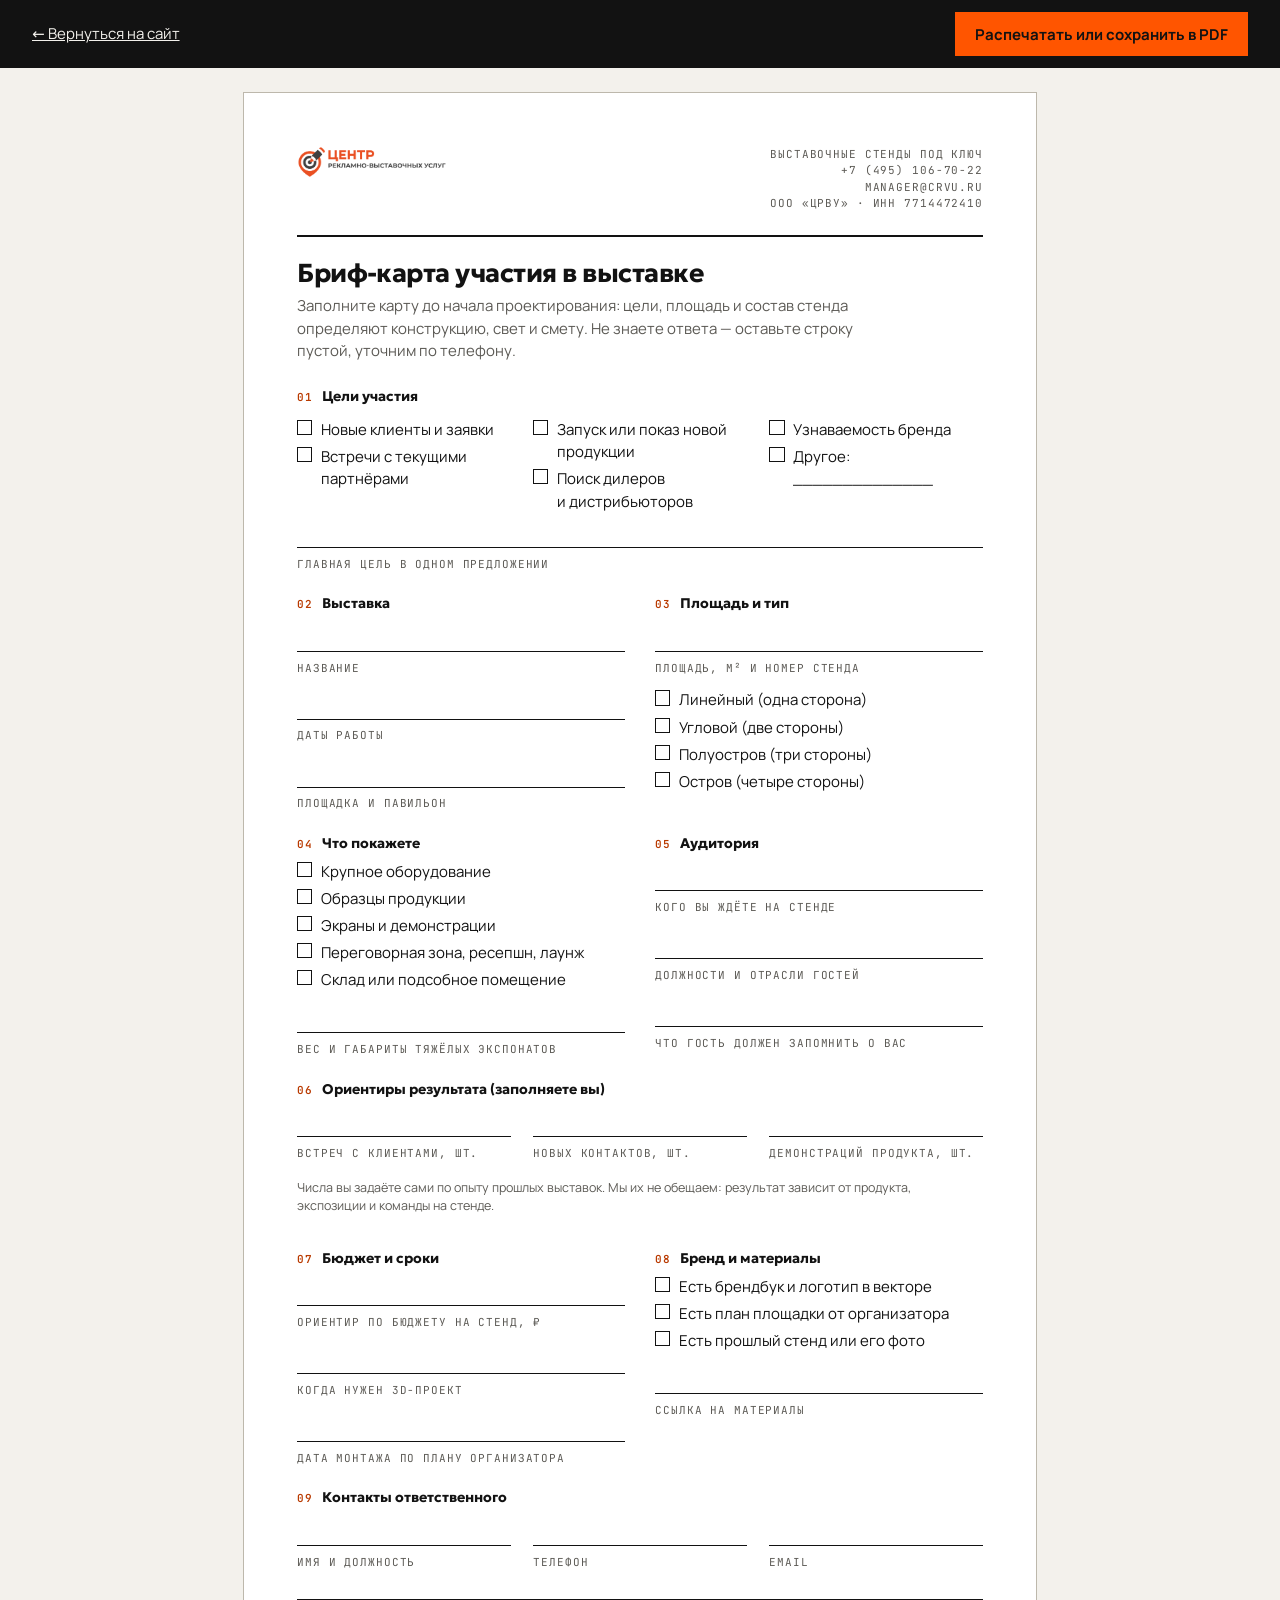
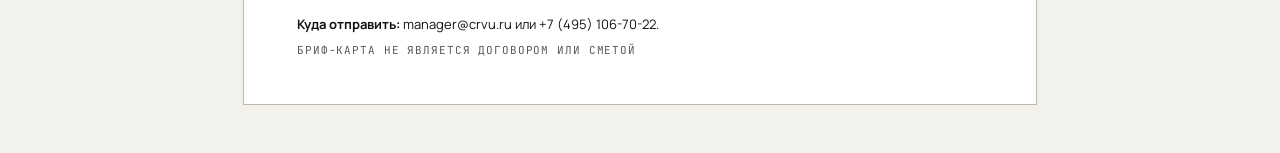
<file: brief-card.html>
<!doctype html>
<html lang="ru">
<head>
<meta charset="utf-8">
<meta name="viewport" content="width=device-width, initial-scale=1">
<title>Бриф-карта участия в выставке — ЦРВУ</title>
<meta name="description" content="Бриф-карта для подготовки к выставке: цели участия, площадь, состав стенда, аудитория и KPI. Заполните, распечатайте или сохраните в PDF.">
<meta name="robots" content="noindex">
<link rel="icon" href="assets/logos/stendart-favicon.svg" type="image/svg+xml">
<link rel="stylesheet" href="assets/css/fonts.css">
<style>
  :root { --ink: #121212; --ink-2: #5c5a55; --paper: #f3f1ec; --line: #bdb8ac; --accent: #ff5500; --accent-ink: #b93a00; }
  * { box-sizing: border-box; }
  html { -webkit-text-size-adjust: 100%; hyphens: auto; }
  body { margin: 0; background: var(--paper); color: var(--ink); font-family: 'Manrope', system-ui, sans-serif; font-size: 15px; line-height: 1.5; }
  h1, h2 { font-family: 'Geologica', 'Manrope', sans-serif; margin: 0; letter-spacing: -0.02em; }
  .mono { font-family: 'JetBrains Mono', ui-monospace, monospace; font-size: 11px; letter-spacing: 0.08em; text-transform: uppercase; color: var(--ink-2); }
  .bar { position: sticky; top: 0; z-index: 2; display: flex; flex-wrap: wrap; gap: 0.75rem 1.25rem; align-items: center; justify-content: space-between; padding: 0.75rem clamp(1rem, 4vw, 2rem); background: var(--ink); color: var(--paper); }
  .bar a { color: var(--paper); }
  .bar .btn { display: inline-flex; align-items: center; min-height: 44px; padding: 0 1.25rem; border: 0; background: var(--accent); color: var(--ink); font: 700 15px 'Manrope', sans-serif; cursor: pointer; }
  .bar .btn:hover { background: #ff6a24; }
  .bar .btn:focus-visible, .bar a:focus-visible { outline: 2px solid var(--paper); outline-offset: 3px; }
  .sheet { width: min(210mm, 100%); margin: 1.5rem auto 3rem; padding: 14mm 14mm 12mm; background: #fff; border: 1px solid var(--line); }
  .head { display: flex; justify-content: space-between; align-items: flex-start; gap: 1rem; padding-bottom: 6mm; border-bottom: 2px solid var(--ink); }
  .head img { width: 150px; height: auto; }
  .head p { margin: 0; text-align: right; }
  h1 { margin-top: 6mm; font-size: 26px; line-height: 1.1; font-weight: 700; }
  .lead { margin: 2mm 0 0; color: var(--ink-2); max-width: 62ch; }
  .grid { display: grid; grid-template-columns: repeat(2, minmax(0, 1fr)); gap: 5mm 8mm; margin-top: 6mm; }
  .blk { break-inside: avoid; }
  .blk--wide { grid-column: 1 / -1; }
  h2 { display: flex; gap: 0.6rem; align-items: baseline; font-size: 14px; font-weight: 700; letter-spacing: 0; margin-bottom: 2mm; }
  h2 .mono { color: var(--accent-ink); }
  .line { display: block; min-height: 8mm; border-bottom: 1px solid var(--ink); margin-bottom: 1mm; }
  .lab { display: block; margin-top: 3mm; }
  .cb { display: flex; gap: 0.55rem; align-items: flex-start; margin: 1.2mm 0; }
  .cb i { flex: none; width: 4mm; height: 4mm; margin-top: 1px; border: 1.2px solid var(--ink); }
  .row { display: grid; grid-template-columns: repeat(3, minmax(0, 1fr)); gap: 6mm; }
  .foot { margin-top: 7mm; padding-top: 4mm; border-top: 1px solid var(--ink); display: flex; flex-wrap: wrap; justify-content: space-between; gap: 2mm 8mm; font-size: 13px; }
  .foot p { margin: 0; }
  .note { margin-top: 4mm; color: var(--ink-2); font-size: 12.5px; }
  @media (max-width: 640px) { .grid, .row { grid-template-columns: 1fr; } .sheet { padding: 1.25rem; } }
  @page { size: A4; margin: 10mm; }
  @media print {
    body { background: #fff; font-size: 11.5px; }
    .bar { display: none; }
    .sheet { width: auto; margin: 0; padding: 0; border: 0; }
    a { color: inherit; text-decoration: none; }
  }
</style>
</head>
<body>
<header class="bar">
  <a href="index.html">← Вернуться на сайт</a>
  <button class="btn" type="button" onclick="window.print()">Распечатать или сохранить в PDF</button>
</header>

<main class="sheet">
  <div class="head">
    <img src="assets/logos/crvu-logo-header.png" width="1680" height="361" alt="ЦРВУ">
    <p class="mono">Выставочные стенды под ключ<br>+7 (495) 106-70-22<br>manager@crvu.ru<br>ООО «ЦРВУ» · ИНН 7714472410</p>
  </div>

  <h1>Бриф-карта участия в выставке</h1>
  <p class="lead">Заполните карту до начала проектирования: цели, площадь и состав стенда определяют конструкцию, свет и смету. Не знаете ответа — оставьте строку пустой, уточним по телефону.</p>

  <div class="grid">
    <section class="blk blk--wide">
      <h2><span class="mono">01</span> Цели участия</h2>
      <div class="row">
        <div>
          <div class="cb"><i></i><span>Новые клиенты и заявки</span></div>
          <div class="cb"><i></i><span>Встречи с текущими партнёрами</span></div>
        </div>
        <div>
          <div class="cb"><i></i><span>Запуск или показ новой продукции</span></div>
          <div class="cb"><i></i><span>Поиск дилеров и дистрибьюторов</span></div>
        </div>
        <div>
          <div class="cb"><i></i><span>Узнаваемость бренда</span></div>
          <div class="cb"><i></i><span>Другое: ______________</span></div>
        </div>
      </div>
      <span class="line"></span>
      <span class="mono">Главная цель в одном предложении</span>
    </section>

    <section class="blk">
      <h2><span class="mono">02</span> Выставка</h2>
      <span class="line"></span><span class="mono">Название</span>
      <span class="line" style="margin-top:3mm"></span><span class="mono">Даты работы</span>
      <span class="line" style="margin-top:3mm"></span><span class="mono">Площадка и павильон</span>
    </section>

    <section class="blk">
      <h2><span class="mono">03</span> Площадь и тип</h2>
      <span class="line"></span><span class="mono">Площадь, м² и номер стенда</span>
      <div class="cb" style="margin-top:3mm"><i></i><span>Линейный (одна сторона)</span></div>
      <div class="cb"><i></i><span>Угловой (две стороны)</span></div>
      <div class="cb"><i></i><span>Полуостров (три стороны)</span></div>
      <div class="cb"><i></i><span>Остров (четыре стороны)</span></div>
    </section>

    <section class="blk">
      <h2><span class="mono">04</span> Что покажете</h2>
      <div class="cb"><i></i><span>Крупное оборудование</span></div>
      <div class="cb"><i></i><span>Образцы продукции</span></div>
      <div class="cb"><i></i><span>Экраны и демонстрации</span></div>
      <div class="cb"><i></i><span>Переговорная зона, ресепшн, лаунж</span></div>
      <div class="cb"><i></i><span>Склад или подсобное помещение</span></div>
      <span class="line" style="margin-top:3mm"></span><span class="mono">Вес и габариты тяжёлых экспонатов</span>
    </section>

    <section class="blk">
      <h2><span class="mono">05</span> Аудитория</h2>
      <span class="line"></span><span class="mono">Кого вы ждёте на стенде</span>
      <span class="line" style="margin-top:3mm"></span><span class="mono">Должности и отрасли гостей</span>
      <span class="line" style="margin-top:3mm"></span><span class="mono">Что гость должен запомнить о вас</span>
    </section>

    <section class="blk blk--wide">
      <h2><span class="mono">06</span> Ориентиры результата (заполняете вы)</h2>
      <div class="row">
        <div><span class="line"></span><span class="mono">Встреч с клиентами, шт.</span></div>
        <div><span class="line"></span><span class="mono">Новых контактов, шт.</span></div>
        <div><span class="line"></span><span class="mono">Демонстраций продукта, шт.</span></div>
      </div>
      <p class="note">Числа вы задаёте сами по опыту прошлых выставок. Мы их не обещаем: результат зависит от продукта, экспозиции и команды на стенде.</p>
    </section>

    <section class="blk">
      <h2><span class="mono">07</span> Бюджет и сроки</h2>
      <span class="line"></span><span class="mono">Ориентир по бюджету на стенд, ₽</span>
      <span class="line" style="margin-top:3mm"></span><span class="mono">Когда нужен 3D-проект</span>
      <span class="line" style="margin-top:3mm"></span><span class="mono">Дата монтажа по плану организатора</span>
    </section>

    <section class="blk">
      <h2><span class="mono">08</span> Бренд и материалы</h2>
      <div class="cb"><i></i><span>Есть брендбук и логотип в векторе</span></div>
      <div class="cb"><i></i><span>Есть план площадки от организатора</span></div>
      <div class="cb"><i></i><span>Есть прошлый стенд или его фото</span></div>
      <span class="line" style="margin-top:3mm"></span><span class="mono">Ссылка на материалы</span>
    </section>

    <section class="blk blk--wide">
      <h2><span class="mono">09</span> Контакты ответственного</h2>
      <div class="row">
        <div><span class="line"></span><span class="mono">Имя и должность</span></div>
        <div><span class="line"></span><span class="mono">Телефон</span></div>
        <div><span class="line"></span><span class="mono">Email</span></div>
      </div>
    </section>
  </div>

  <div class="foot">
    <p><b>Куда отправить:</b> manager@crvu.ru или +7 (495) 106-70-22.</p>
    <p class="mono">Бриф-карта не является договором или сметой</p>
  </div>
</main>
</body>
</html>
</file>
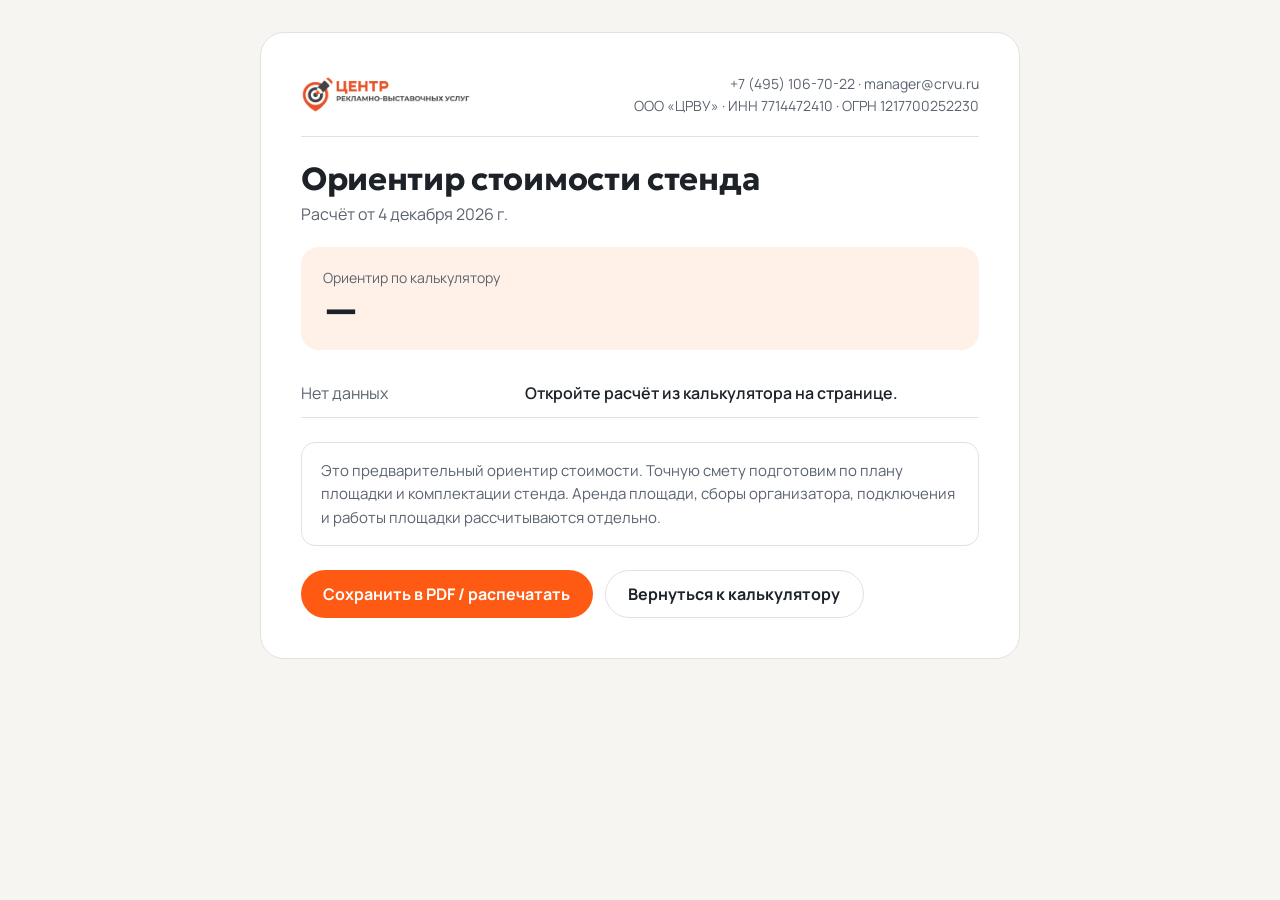
<file: calculation.html>
<!doctype html>
<html lang="ru">
<head>
<meta charset="utf-8">
<meta name="viewport" content="width=device-width,initial-scale=1">
<meta name="robots" content="noindex">
<title>ЦРВУ — ориентир стоимости стенда</title>
<link rel="icon" href="assets/logos/crvu-favicon.png" type="image/png">
<link rel="stylesheet" href="assets/css/fonts.css">
<style>
  :root { --ink: #1d2228; --ink-2: #5b6370; --line: #e5e2dc; --accent: #ff5a14; --soft: #fff1e8; }
  * { box-sizing: border-box; }
  body { margin: 0; padding: 2rem 1.25rem; font: 16px/1.55 Manrope, system-ui, sans-serif; color: var(--ink); background: #f6f5f2; }
  main { max-width: 760px; margin: 0 auto; padding: clamp(1.25rem, 4vw, 2.5rem); background: #fff; border: 1px solid var(--line); border-radius: 24px; }
  header { display: flex; flex-wrap: wrap; align-items: center; justify-content: space-between; gap: 1rem; padding-bottom: 1.25rem; border-bottom: 1px solid var(--line); }
  header img { width: 170px; height: auto; display: block; }
  header p { margin: 0; color: var(--ink-2); font-size: 0.875rem; text-align: right; }
  h1 { margin: 1.5rem 0 0.25rem; font: 700 clamp(1.5rem, 4vw, 2rem)/1.15 Geologica, sans-serif; letter-spacing: -0.01em; }
  .sum { margin: 1.25rem 0; padding: 1.25rem 1.4rem; border-radius: 18px; background: var(--soft); }
  .sum span { display: block; font-size: 0.875rem; color: var(--ink-2); }
  .sum b { display: block; font: 700 clamp(1.6rem, 5vw, 2.25rem)/1.15 Geologica, sans-serif; }
  dl { display: grid; grid-template-columns: minmax(9rem, 14rem) 1fr; gap: 0; margin: 0; }
  dt, dd { margin: 0; padding: 0.7rem 0; border-bottom: 1px solid var(--line); }
  dt { color: var(--ink-2); }
  dd { font-weight: 600; }
  .note { margin: 1.5rem 0 0; padding: 1rem 1.2rem; border-radius: 14px; border: 1px solid var(--line); color: var(--ink-2); font-size: 0.9375rem; }
  .act { display: flex; flex-wrap: wrap; gap: 0.75rem; margin-top: 1.5rem; }
  .btn { display: inline-flex; align-items: center; justify-content: center; min-height: 48px; padding: 0 1.4rem; border-radius: 999px; border: 0; font: 700 1rem Manrope, sans-serif; cursor: pointer; text-decoration: none; }
  .btn--accent { background: var(--accent); color: #fff; }
  .btn--soft { background: #fff; color: var(--ink); border: 1px solid var(--line); }
  @media print { body { background: #fff; padding: 0; } main { border: 0; } .noprint { display: none; } }
</style>
</head>
<body>
<main>
  <header>
    <img src="assets/logos/crvu-logo-header.webp" alt="ЦРВУ" width="205" height="44">
    <p>+7 (495) 106-70-22 · manager@crvu.ru<br>ООО «ЦРВУ» · ИНН 7714472410 · ОГРН 1217700252230</p>
  </header>
  <h1>Ориентир стоимости стенда</h1>
  <p id="date" style="margin:0;color:var(--ink-2)"></p>
  <div class="sum"><span>Ориентир по калькулятору</span><b id="total">—</b></div>
  <dl id="rows"></dl>
  <p class="note">Это предварительный ориентир стоимости. Точную смету подготовим по&nbsp;плану площадки и&nbsp;комплектации стенда. Аренда площади, сборы организатора, подключения и&nbsp;работы площадки рассчитываются отдельно.</p>
  <div class="act noprint">
    <button class="btn btn--accent" type="button" onclick="print()">Сохранить в PDF / распечатать</button>
    <a class="btn btn--soft" href="index.html#calculator">Вернуться к калькулятору</a>
  </div>
</main>
<script>
(function () {
  function esc(s) { return String(s).replace(/[&<>"']/g, function (c) { return { '&': '&amp;', '<': '&lt;', '>': '&gt;', '"': '&quot;', "'": '&#39;' }[c]; }); }
  function f(n) { return String(Math.round(n)).replace(/\B(?=(\d{3})+(?!\d))/g, '\u00a0'); }
  var L = { economy: 'Эконом', standard: 'Эконом', exclusive: 'Эксклюзив', premium: 'Премиум', linear: 'Линейный', corner: 'Угловой', peninsula: 'Полуостров', island: 'Остров' };
  var rows = document.getElementById('rows'), total = document.getElementById('total');
  document.getElementById('date').textContent = 'Расчёт от ' + new Date().toLocaleDateString('ru-RU', { day: 'numeric', month: 'long', year: 'numeric' });
  try {
    var d = JSON.parse(decodeURIComponent(location.hash.slice(1)));
    if (!d || !(d.small || isFinite(d.lo))) { throw new Error('empty'); }
    total.textContent = d.small ? 'Индивидуальный расчёт' : (d.hi === null ? 'от ' + f(d.lo) + ' ₽' : f(d.lo) + ' — ' + f(d.hi) + ' ₽' + (d.openEnded ? ' и выше' : ''));
    var r = [
      ['Площадь стенда', String(d.S).replace('.', ',') + ' м²'],
      ['Тип застройки', L[d.type] || d.typeLabel || '—'],
      ['Уровень', L[d.level] || d.levelLabel || '—']
    ];
    if (d.floorArea) { r.push(['Площадь второго этажа', String(d.floorArea).replace('.', ',') + ' м²']); }
    if (d.ledCount) { r.push(['LED-экраны', String(d.ledCount)]); }
    r.push(['Дополнительно', (d.extras || []).join(', ') || 'нет']);
    if (!d.small && d.hi === null) { r.push(['Верхняя граница', 'по проекту']); }
    (d.notes || []).forEach(function (n, i) { r.push([i ? '' : 'Примечания', n]); });
    rows.innerHTML = r.map(function (x) { return '<dt>' + esc(x[0]) + '</dt><dd>' + esc(x[1]) + '</dd>'; }).join('');
  } catch (e) {
    rows.innerHTML = '<dt>Нет данных</dt><dd>Откройте расчёт из калькулятора на странице.</dd>';
  }
})();
</script>
</body>
</html>
</file>
<file: assets/css/fonts.css>
/* Self-hosted copies of Geologica, Manrope and JetBrains Mono (Google Fonts, OFL). Subsets: cyrillic, latin, latin-ext (needed for the ruble sign). */
@font-face {
  font-family: 'Geologica';
  font-style: normal;
  font-weight: 500 800;
  font-display: swap;
  src: url('../fonts/geologica-cyrillic.woff2') format('woff2');
  unicode-range: U+0301, U+0400-045F, U+0490-0491, U+04B0-04B1, U+2116;
}
@font-face {
  font-family: 'Geologica';
  font-style: normal;
  font-weight: 500 800;
  font-display: swap;
  src: url('../fonts/geologica-latin-ext.woff2') format('woff2');
  unicode-range: U+0100-02BA, U+02BD-02C5, U+02C7-02CC, U+02CE-02D7, U+02DD-02FF, U+0304, U+0308, U+0329, U+1D00-1DBF, U+1E00-1E9F, U+1EF2-1EFF, U+2020, U+20A0-20AB, U+20AD-20C4, U+2113, U+2C60-2C7F, U+A720-A7FF;
}
@font-face {
  font-family: 'Geologica';
  font-style: normal;
  font-weight: 500 800;
  font-display: swap;
  src: url('../fonts/geologica-latin.woff2') format('woff2');
  unicode-range: U+0000-00FF, U+0131, U+0152-0153, U+02BB-02BC, U+02C6, U+02DA, U+02DC, U+0304, U+0308, U+0329, U+2000-206F, U+20AC, U+2122, U+2191, U+2193, U+2212, U+2215, U+FEFF, U+FFFD;
}
@font-face {
  font-family: 'JetBrains Mono';
  font-style: normal;
  font-weight: 400 600;
  font-display: swap;
  src: url('../fonts/jetbrains-mono-cyrillic.woff2') format('woff2');
  unicode-range: U+0301, U+0400-045F, U+0490-0491, U+04B0-04B1, U+2116;
}
@font-face {
  font-family: 'JetBrains Mono';
  font-style: normal;
  font-weight: 400 600;
  font-display: swap;
  src: url('../fonts/jetbrains-mono-latin-ext.woff2') format('woff2');
  unicode-range: U+0100-02BA, U+02BD-02C5, U+02C7-02CC, U+02CE-02D7, U+02DD-02FF, U+0304, U+0308, U+0329, U+1D00-1DBF, U+1E00-1E9F, U+1EF2-1EFF, U+2020, U+20A0-20AB, U+20AD-20C4, U+2113, U+2C60-2C7F, U+A720-A7FF;
}
@font-face {
  font-family: 'JetBrains Mono';
  font-style: normal;
  font-weight: 400 600;
  font-display: swap;
  src: url('../fonts/jetbrains-mono-latin.woff2') format('woff2');
  unicode-range: U+0000-00FF, U+0131, U+0152-0153, U+02BB-02BC, U+02C6, U+02DA, U+02DC, U+0304, U+0308, U+0329, U+2000-206F, U+20AC, U+2122, U+2191, U+2193, U+2212, U+2215, U+FEFF, U+FFFD;
}
@font-face {
  font-family: 'Manrope';
  font-style: normal;
  font-weight: 400 800;
  font-display: swap;
  src: url('../fonts/manrope-cyrillic.woff2') format('woff2');
  unicode-range: U+0301, U+0400-045F, U+0490-0491, U+04B0-04B1, U+2116;
}
@font-face {
  font-family: 'Manrope';
  font-style: normal;
  font-weight: 400 800;
  font-display: swap;
  src: url('../fonts/manrope-latin-ext.woff2') format('woff2');
  unicode-range: U+0100-02BA, U+02BD-02C5, U+02C7-02CC, U+02CE-02D7, U+02DD-02FF, U+0304, U+0308, U+0329, U+1D00-1DBF, U+1E00-1E9F, U+1EF2-1EFF, U+2020, U+20A0-20AB, U+20AD-20C4, U+2113, U+2C60-2C7F, U+A720-A7FF;
}
@font-face {
  font-family: 'Manrope';
  font-style: normal;
  font-weight: 400 800;
  font-display: swap;
  src: url('../fonts/manrope-latin.woff2') format('woff2');
  unicode-range: U+0000-00FF, U+0131, U+0152-0153, U+02BB-02BC, U+02C6, U+02DA, U+02DC, U+0304, U+0308, U+0329, U+2000-206F, U+20AC, U+2122, U+2191, U+2193, U+2212, U+2215, U+FEFF, U+FFFD;
}
</file>
